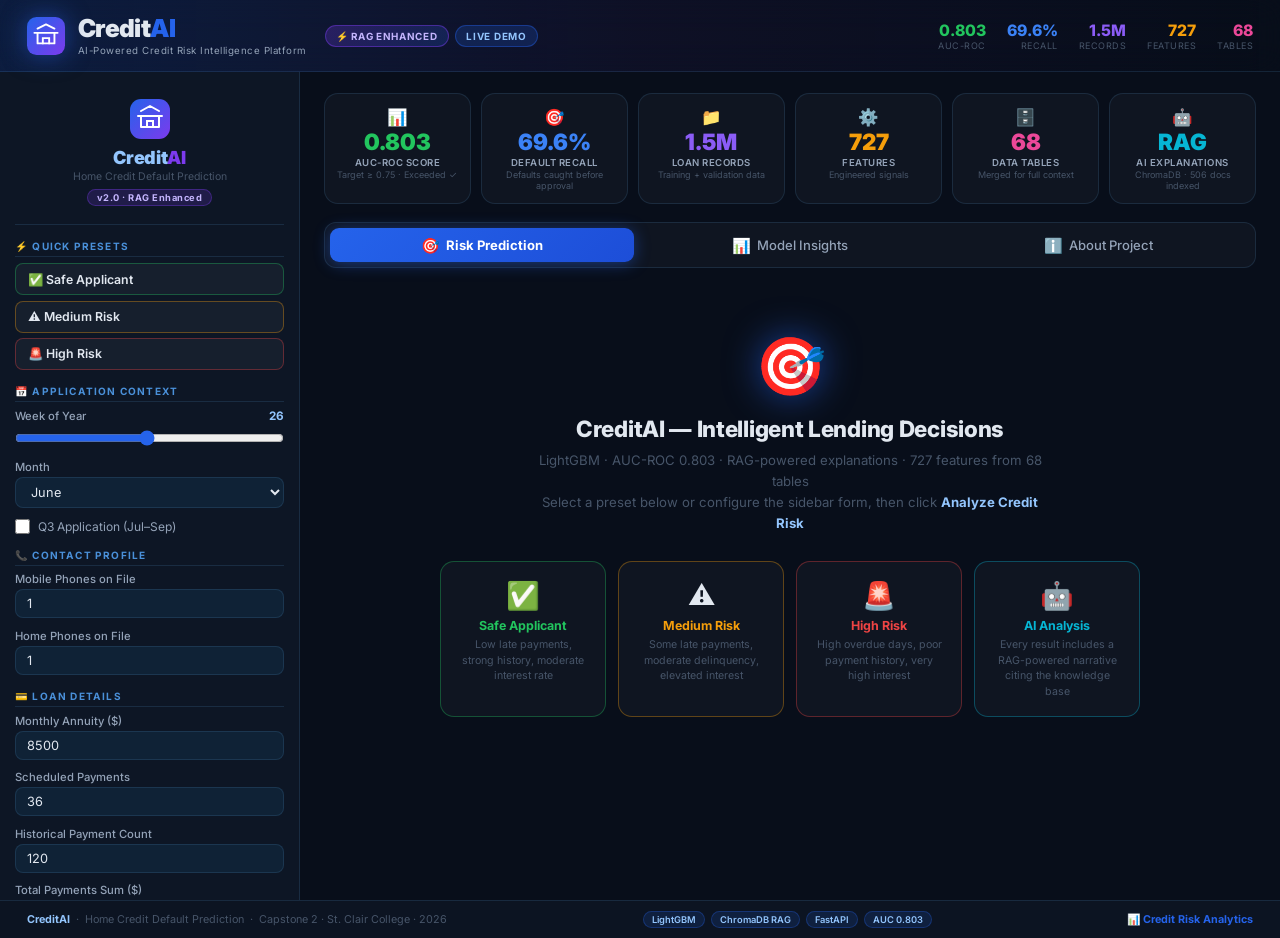
<file: static/index.html>
<!DOCTYPE html>
<html lang="en">
<head>
  <meta charset="UTF-8" />
  <meta name="viewport" content="width=device-width, initial-scale=1.0" />
  <title>CreditAI — Credit Risk Prediction</title>
  <link rel="icon" href="data:image/svg+xml,<svg xmlns='http://www.w3.org/2000/svg' viewBox='0 0 100 100'><text y='.9em' font-size='90'>🏦</text></svg>" />
  <link rel="stylesheet" href="/static/style.css" />
</head>
<body>

<div class="app-shell">

  <!-- ══════════════════════════════════════════
       TOP BAR
  ══════════════════════════════════════════ -->
  <header class="topbar">
    <div class="topbar-brand">
      <div class="topbar-logo-svg">
        <svg viewBox="0 0 36 36" fill="none" xmlns="http://www.w3.org/2000/svg">
          <rect width="36" height="36" rx="9" fill="url(#tg)"/>
          <path d="M7 15h22M10 11l8-4 8 4M10 15v10h16V15" stroke="#fff" stroke-width="1.8" stroke-linecap="round" stroke-linejoin="round"/>
          <path d="M15 25v-5h6v5" stroke="#fff" stroke-width="1.8" stroke-linecap="round"/>
          <defs><linearGradient id="tg" x1="0" y1="0" x2="36" y2="36" gradientUnits="userSpaceOnUse"><stop stop-color="#2563EB"/><stop offset="1" stop-color="#7C3AED"/></linearGradient></defs>
        </svg>
      </div>
      <div class="topbar-title-block">
        <div class="topbar-title">Credit<span>AI</span></div>
        <div class="topbar-subtitle">AI-Powered Credit Risk Intelligence Platform</div>
      </div>
    </div>

    <div class="topbar-badges">
      <span class="topbar-badge rag-badge">⚡ RAG Enhanced</span>
      <span class="topbar-badge">Live Demo</span>
    </div>

    <div class="topbar-kpis">
      <div class="topbar-kpi">
        <div class="topbar-kpi-val">0.803</div>
        <div class="topbar-kpi-lbl">AUC-ROC</div>
      </div>
      <div class="topbar-kpi">
        <div class="topbar-kpi-val" style="color:#3B82F6;">69.6%</div>
        <div class="topbar-kpi-lbl">Recall</div>
      </div>
      <div class="topbar-kpi">
        <div class="topbar-kpi-val" style="color:#8B5CF6;">1.5M</div>
        <div class="topbar-kpi-lbl">Records</div>
      </div>
      <div class="topbar-kpi">
        <div class="topbar-kpi-val" style="color:#F59E0B;">727</div>
        <div class="topbar-kpi-lbl">Features</div>
      </div>
      <div class="topbar-kpi">
        <div class="topbar-kpi-val" style="color:#EC4899;">68</div>
        <div class="topbar-kpi-lbl">Tables</div>
      </div>
    </div>
  </header>

  <!-- ══════════════════════════════════════════
       SIDEBAR
  ══════════════════════════════════════════ -->
  <aside class="sidebar">
    <div class="sb-logo-block">
      <div class="sb-logo-icon">
        <svg viewBox="0 0 40 40" fill="none" xmlns="http://www.w3.org/2000/svg" width="40" height="40">
          <rect width="40" height="40" rx="11" fill="url(#sg)"/>
          <path d="M8 17h24M11 12l9-5 9 5M11 17v11h18V17" stroke="#fff" stroke-width="2" stroke-linecap="round" stroke-linejoin="round"/>
          <path d="M17 28v-6h6v6" stroke="#fff" stroke-width="2" stroke-linecap="round"/>
          <defs><linearGradient id="sg" x1="0" y1="0" x2="40" y2="40" gradientUnits="userSpaceOnUse"><stop stop-color="#2563EB"/><stop offset="1" stop-color="#7C3AED"/></linearGradient></defs>
        </svg>
      </div>
      <div class="sb-logo-name">Credit<span style="color:#7C3AED;">AI</span></div>
      <div class="sb-logo-sub">Home Credit Default Prediction</div>
      <div class="sb-logo-tag">v2.0 · RAG Enhanced</div>
    </div>

    <!-- Quick presets -->
    <div class="sb-section">⚡ Quick Presets</div>
    <div class="preset-grid">
      <button class="preset-btn safe"   id="btn-safe">  ✅ Safe Applicant</button>
      <button class="preset-btn medium" id="btn-medium">⚠️ Medium Risk</button>
      <button class="preset-btn high"   id="btn-high">  🚨 High Risk</button>
    </div>

    <!-- Form -->
    <form id="applicant-form" onsubmit="return false;">

      <div class="sb-section">📅 Application Context</div>

      <div class="field">
        <label>Week of Year <span class="range-val" id="week_num_val">26</span></label>
        <input type="range" id="week_num" min="1" max="52" value="26" />
      </div>

      <div class="field">
        <label>Month</label>
        <select id="month">
          <option value="1">January</option><option value="2">February</option>
          <option value="3">March</option><option value="4">April</option>
          <option value="5">May</option><option value="6" selected>June</option>
          <option value="7">July</option><option value="8">August</option>
          <option value="9">September</option><option value="10">October</option>
          <option value="11">November</option><option value="12">December</option>
        </select>
      </div>

      <div class="field">
        <div class="checkbox-row">
          <input type="checkbox" id="is_q3" />
          <span>Q3 Application (Jul–Sep)</span>
        </div>
      </div>

      <div class="sb-section">📞 Contact Profile</div>

      <div class="field">
        <label>Mobile Phones on File</label>
        <input type="number" id="mobile_phones" min="0" max="10" value="1" />
      </div>

      <div class="field">
        <label>Home Phones on File</label>
        <input type="number" id="home_phones" min="0" max="10" value="1" />
      </div>

      <div class="sb-section">💳 Loan Details</div>

      <div class="field">
        <label>Monthly Annuity ($)</label>
        <input type="number" id="annuity" min="0" max="500000" value="8500" step="500" />
      </div>

      <div class="field">
        <label>Scheduled Payments</label>
        <input type="number" id="num_payments" min="0" max="360" value="36" />
      </div>

      <div class="field">
        <label>Historical Payment Count</label>
        <input type="number" id="payments_count" min="0" max="5000" value="120" />
      </div>

      <div class="field">
        <label>Total Payments Sum ($)</label>
        <input type="number" id="payments_sum" min="0" max="10000000" value="250000" step="5000" />
      </div>

      <div class="sb-section">⚠️ Risk Indicators</div>

      <div class="field">
        <label>Late Instalment Rate <span class="range-val" id="late_pct_val">5</span>%</label>
        <input type="range" id="late_pct" min="0" max="100" value="5" step="0.5" />
      </div>

      <div class="field">
        <label>90-Day Past Due (days)</label>
        <input type="number" id="days90" min="0" max="1000" value="0" />
      </div>

      <div class="field">
        <label>Total Settled ($)</label>
        <input type="number" id="total_settled" min="0" max="10000000" value="200000" step="10000" />
      </div>

      <div class="field">
        <label>Effective Interest Rate <span class="range-val" id="eir_val_disp">12</span>%</label>
        <input type="range" id="eir" min="0" max="100" value="12" step="0.5" />
      </div>

      <button class="predict-btn" id="predict-btn" type="button">
        🔍&nbsp; Analyze Credit Risk
      </button>

    </form>
  </aside>

  <!-- ══════════════════════════════════════════
       MAIN
  ══════════════════════════════════════════ -->
  <main class="main">

    <!-- KPI strip -->
    <div class="kpi-strip">
      <div class="kpi-card" style="--kpi-accent:#22C55E;">
        <div class="kpi-icon">📊</div>
        <div class="kpi-val" style="color:#22C55E;">0.803</div>
        <div class="kpi-lbl">AUC-ROC Score</div>
        <div class="kpi-sub">Target ≥ 0.75 · Exceeded ✓</div>
      </div>
      <div class="kpi-card" style="--kpi-accent:#3B82F6;">
        <div class="kpi-icon">🎯</div>
        <div class="kpi-val" style="color:#3B82F6;">69.6%</div>
        <div class="kpi-lbl">Default Recall</div>
        <div class="kpi-sub">Defaults caught before approval</div>
      </div>
      <div class="kpi-card" style="--kpi-accent:#8B5CF6;">
        <div class="kpi-icon">📁</div>
        <div class="kpi-val" style="color:#8B5CF6;">1.5M</div>
        <div class="kpi-lbl">Loan Records</div>
        <div class="kpi-sub">Training + validation data</div>
      </div>
      <div class="kpi-card" style="--kpi-accent:#F59E0B;">
        <div class="kpi-icon">⚙️</div>
        <div class="kpi-val" style="color:#F59E0B;">727</div>
        <div class="kpi-lbl">Features</div>
        <div class="kpi-sub">Engineered signals</div>
      </div>
      <div class="kpi-card" style="--kpi-accent:#EC4899;">
        <div class="kpi-icon">🗄️</div>
        <div class="kpi-val" style="color:#EC4899;">68</div>
        <div class="kpi-lbl">Data Tables</div>
        <div class="kpi-sub">Merged for full context</div>
      </div>
      <div class="kpi-card" style="--kpi-accent:#06B6D4;">
        <div class="kpi-icon">🤖</div>
        <div class="kpi-val" style="color:#06B6D4;">RAG</div>
        <div class="kpi-lbl">AI Explanations</div>
        <div class="kpi-sub">ChromaDB · 506 docs indexed</div>
      </div>
    </div>

    <!-- Tabs -->
    <div class="tabs">
      <button class="tab-btn active" data-tab="predict">
        <span class="tab-icon">🎯</span>
        <span class="tab-label">Risk Prediction</span>
      </button>
      <button class="tab-btn" data-tab="insights">
        <span class="tab-icon">📊</span>
        <span class="tab-label">Model Insights</span>
      </button>
      <button class="tab-btn" data-tab="about">
        <span class="tab-icon">ℹ️</span>
        <span class="tab-label">About Project</span>
      </button>
    </div>

    <!-- ── TAB: PREDICTION ───────────────────────────────── -->
    <div class="tab-panel active" id="tab-predict">

      <!-- Welcome state (shown before first prediction) -->
      <div id="welcome-panel">
        <div class="welcome">
          <div class="welcome-icon">🎯</div>
          <div class="welcome-title">CreditAI — Intelligent Lending Decisions</div>
          <div class="welcome-sub">
            LightGBM · AUC-ROC 0.803 · RAG-powered explanations · 727 features from 68 tables<br/>
            Select a preset below or configure the sidebar form, then click
            <strong style="color:#93C5FD;">Analyze Credit Risk</strong>
          </div>
          <div class="welcome-profiles">
            <div class="profile-card" style="border-color:rgba(34,197,94,0.35);">
              <div class="profile-emoji">✅</div>
              <div class="profile-title" style="color:#22C55E;">Safe Applicant</div>
              <div class="profile-desc">Low late payments, strong history, moderate interest rate</div>
            </div>
            <div class="profile-card" style="border-color:rgba(245,158,11,0.35);">
              <div class="profile-emoji">⚠️</div>
              <div class="profile-title" style="color:#F59E0B;">Medium Risk</div>
              <div class="profile-desc">Some late payments, moderate delinquency, elevated interest</div>
            </div>
            <div class="profile-card" style="border-color:rgba(239,68,68,0.35);">
              <div class="profile-emoji">🚨</div>
              <div class="profile-title" style="color:#EF4444;">High Risk</div>
              <div class="profile-desc">High overdue days, poor payment history, very high interest</div>
            </div>
            <div class="profile-card" style="border-color:rgba(6,182,212,0.35);">
              <div class="profile-emoji">🤖</div>
              <div class="profile-title" style="color:#06B6D4;">AI Analysis</div>
              <div class="profile-desc">Every result includes a RAG-powered narrative citing the knowledge base</div>
            </div>
          </div>
        </div>
      </div>

      <!-- Result panel (hidden until prediction) -->
      <div id="result-panel" class="result-grid" style="display:none;">

        <!-- Left: Gauge + banner + progress -->
        <div>
          <div class="gauge-wrap">
            <div class="gauge-title">Default Probability Assessment</div>
            <div class="gauge-svg-wrap">
              <svg id="gauge-svg" viewBox="0 0 260 200" xmlns="http://www.w3.org/2000/svg">
                <!-- Track drawn by JS (same polar math as fill — guaranteed alignment) -->
                <path id="gauge-arc-track" fill="rgba(255,255,255,0.06)" />
                <!-- Fill -->
                <path id="gauge-arc-fill" fill="#22C55E" />
                <!-- Labels group -->
                <g id="gauge-labels"></g>
                <!-- Needle -->
                <line id="gauge-needle" stroke-width="3" stroke-linecap="round" />
                <!-- Center dot -->
                <circle id="gauge-dot" r="7" />
              </svg>
              <div class="gauge-value-text">
                <div class="gauge-pct" id="gauge-pct">—</div>
                <div class="gauge-tier" id="gauge-tier">—</div>
              </div>
            </div>
          </div>

          <div class="risk-banner" id="risk-banner" style="border-color:#22C55E;background:rgba(34,197,94,0.08);">
            <div class="risk-banner-title" id="risk-title">—</div>
            <div class="risk-banner-sub"   id="risk-advice">—</div>
          </div>

          <div class="progress-wrap">
            <div class="progress-lbl">
              <span>Risk Score</span>
              <span id="progress-pct">—</span>
            </div>
            <div class="progress-track">
              <div class="progress-fill" id="progress-fill" style="width:0%"></div>
            </div>
          </div>
        </div>

        <!-- Right: Decisions + breakdown -->
        <div>
          <div class="card">
            <div class="card-title">Loan Decision by Strategy</div>
            <div class="decision-list" id="decision-list"></div>
          </div>

          <div class="card">
            <div class="card-title">Risk Factor Breakdown</div>
            <div class="factor-list" id="factor-list"></div>
          </div>
        </div>

      </div>

      <!-- ── AI ANALYSIS PANEL (full-width below result grid) ──────────────── -->
      <div class="ai-panel" id="ai-panel" style="display:none">
        <div class="ai-panel-header">
          <span class="ai-badge">AI</span>
          <span class="ai-title">RAG-Powered Credit Analysis</span>
          <span class="ai-sub">Retrieved from credit feature knowledge base · LightGBM + ChromaDB</span>
          <div class="ai-spinner" id="ai-spinner"></div>
        </div>

        <div class="ai-body" id="ai-body">
          <!-- Narrative -->
          <div class="ai-narrative" id="ai-narrative"></div>

          <!-- Key drivers grid -->
          <div class="ai-drivers" id="ai-drivers"></div>

          <!-- RAG transparency -->
          <div class="ai-rag-info" id="ai-rag-info"></div>
        </div>
      </div>

    </div>

    <!-- ── TAB: INSIGHTS ─────────────────────────────────── -->
    <div class="tab-panel" id="tab-insights">
      <div class="insights-grid">

        <!-- Left col -->
        <div>
          <div class="card">
            <div class="card-title">Model Performance Comparison</div>
            <div id="model-comparison"></div>
            <div style="font-size:0.72rem;color:var(--faint);margin-top:0.6rem;">
              ✅ LightGBM exceeds AUC target of 0.75 by 7%
            </div>
          </div>

          <div class="card">
            <div class="card-title">Confusion Matrix · 228,999 Test Samples</div>
            <div class="cm-grid">
              <div class="cm-cell" style="background:rgba(34,197,94,0.1);border-color:rgba(34,197,94,0.3);">
                <div class="cm-cell-val" style="color:#22C55E;">166,143</div>
                <div class="cm-cell-label">True Negatives</div>
                <div class="cm-cell-sub">Correctly approved</div>
              </div>
              <div class="cm-cell" style="background:rgba(239,68,68,0.07);border-color:rgba(239,68,68,0.25);">
                <div class="cm-cell-val" style="color:#F87171;">55,657</div>
                <div class="cm-cell-label">False Positives</div>
                <div class="cm-cell-sub">Over-flagged for review</div>
              </div>
              <div class="cm-cell" style="background:rgba(245,158,11,0.07);border-color:rgba(245,158,11,0.25);">
                <div class="cm-cell-val" style="color:#FCD34D;">2,190</div>
                <div class="cm-cell-label">False Negatives</div>
                <div class="cm-cell-sub">Missed defaults</div>
              </div>
              <div class="cm-cell" style="background:rgba(59,130,246,0.1);border-color:rgba(59,130,246,0.3);">
                <div class="cm-cell-val" style="color:#60A5FA;">5,009</div>
                <div class="cm-cell-label">True Positives</div>
                <div class="cm-cell-sub">Defaults caught ✓ 70%</div>
              </div>
            </div>
          </div>
        </div>

        <!-- Right col -->
        <div>
          <div class="card">
            <div class="card-title">Precision / Recall / F1 vs Threshold</div>
            <canvas id="thresh-canvas" style="width:100%;height:220px;"></canvas>
          </div>

          <div class="card">
            <div class="card-title">Top 10 SHAP Feature Importances</div>
            <div id="shap-bars" class="factor-list"></div>
          </div>
        </div>

      </div>
    </div>

    <!-- ── TAB: ABOUT ────────────────────────────────────── -->
    <div class="tab-panel" id="tab-about">
      <div class="about-grid">

        <!-- Left -->
        <div>
          <div class="card">
            <div class="card-title">🎯 Project Mission</div>
            <p style="line-height:1.75;font-size:0.9rem;color:#CBD5E0;">
              Traditional credit scoring systems automatically reject
              <strong style="color:#93C5FD;">26 million credit-invisible people</strong>
              — not because they're risky, but because they lack formal credit history.
              HomeCredit serves these underserved populations using alternative behavioral data.
            </p>
            <p style="line-height:1.75;font-size:0.9rem;color:#CBD5E0;margin-top:0.7rem;">
              Our AI pipeline processes 1.5M loan applications across 32 data tables to deliver
              a fair, explainable, and high-performance default prediction model —
              exceeding industry AUC benchmarks by 7%.
            </p>
          </div>

          <div class="card">
            <div class="card-title">🔧 9-Step ML Pipeline</div>
            <div id="pipeline-steps">
              <!-- Injected by JS below for DRYness -->
            </div>
          </div>
        </div>

        <!-- Right -->
        <div>
          <div class="card">
            <div class="card-title">👥 Team — Capstone 2</div>
            <div id="team-list"></div>
            <div style="margin-top:0.7rem;padding-top:0.7rem;border-top:1px solid var(--border);font-size:0.8rem;color:var(--faint);line-height:1.8;">
              � Home Credit Default Prediction<br>
              📚 Data Analytics — Predictive Analytics<br>
              📅 April 2026
            </div>
          </div>

          <div class="card">
            <div class="card-title">📈 Key Achievements</div>
            <div id="achievements-list"></div>
          </div>

          <div class="card">
            <div class="card-title">🔌 REST API</div>
            <p style="font-size:0.83rem;color:#CBD5E0;margin-bottom:0.7rem;">
              This app is powered by a live FastAPI backend with interactive documentation.
            </p>
            <a href="/docs" target="_blank"
               style="display:inline-block;padding:0.45rem 1rem;background:rgba(37,99,235,0.2);
                      border:1px solid rgba(37,99,235,0.4);border-radius:8px;
                      color:#93C5FD;font-size:0.82rem;font-weight:600;text-decoration:none;">
              📖 View API Docs →
            </a>
          </div>
        </div>

      </div>
    </div>

  </main>

  <!-- ══════════════════════════════════════════
       FOOTER
  ══════════════════════════════════════════ -->
  <footer>
    <div class="footer-left">
      <span style="font-weight:700;color:#93C5FD;">CreditAI</span>
      &nbsp;·&nbsp; Home Credit Default Prediction
      &nbsp;·&nbsp; Capstone 2 · St. Clair College · 2026
    </div>
    <div class="footer-center">
      <span class="footer-chip">LightGBM</span>
      <span class="footer-chip">ChromaDB RAG</span>
      <span class="footer-chip">FastAPI</span>
      <span class="footer-chip">AUC 0.803</span>
    </div>
    <span class="footer-right">📊 Credit Risk Analytics</span>
  </footer>

</div><!-- .app-shell -->

<!-- Loading spinner -->
<div class="spinner-overlay" id="spinner">
  <div class="spinner"></div>
  <div class="spinner-text">Analyzing applicant profile…</div>
</div>

<!-- Toast -->
<div class="toast" id="toast"></div>

<!-- Inline page data (About tab) -->
<script>
  // Pipeline steps
  const PIPELINE = [
    ["1","Data Collection",    "1.5M records from 32 parquet tables",          "#3B82F6"],
    ["2","Data Merging",       "Static + dynamic table join strategy",          "#3B82F6"],
    ["3","Preprocessing",      "384M missing values — strategic imputation",    "#3B82F6"],
    ["4","Feature Engineering","727 features, encoded & scaled",                "#3B82F6"],
    ["5","Model Training",     "LightGBM with class-weighted imbalance",        "#F59E0B"],
    ["6","Model Evaluation",   "AUC-ROC 0.803, F1, precision, recall",          "#22C55E"],
    ["7","SHAP Analysis",      "Top-feature attribution per prediction",         "#22C55E"],
    ["8","Visualizations",     "8 diagnostic charts for transparency",           "#22C55E"],
    ["9","Threshold Tuning",   "Business cost-benefit threshold optimization",   "#22C55E"],
  ];
  const psEl = document.getElementById("pipeline-steps");
  PIPELINE.forEach(([n,t,d,c]) => {
    psEl.innerHTML += `
      <div class="pipeline-step">
        <div class="step-num" style="background:${c}18;border-color:${c};color:${c};">${n}</div>
        <div>
          <div class="step-title">${t}</div>
          <div class="step-desc">${d}</div>
        </div>
      </div>`;
  });

  // Team
  const TEAM = ["Venkat Dinesh","Sai Charan","Lokesh Reddy","Pranav Dhara","Sunny"];
  const teamEl = document.getElementById("team-list");
  TEAM.forEach(name => {
    teamEl.innerHTML += `
      <div class="team-member">
        <div class="avatar">${name[0]}</div>
        <span style="font-size:0.9rem;font-weight:500;">${name}</span>
      </div>`;
  });

  // Achievements
  const ACH = [
    ["AUC-ROC 0.803","Exceeded 0.75 target by 7%",          "#22C55E"],
    ["70% Recall",   "Defaults caught before approval",       "#3B82F6"],
    ["727 Features", "From 32 raw data tables",               "#8B5CF6"],
    ["SHAP Ready",   "Explainable per-prediction reasoning",  "#F59E0B"],
    ["Cost-Tunable", "Threshold optimizer for business needs","#F59E0B"],
    ["REST API",     "FastAPI backend with live /docs",        "#22C55E"],
  ];
  const achEl = document.getElementById("achievements-list");
  ACH.forEach(([name,desc,color]) => {
    achEl.innerHTML += `
      <div class="achievement">
        <div class="ach-dot" style="background:${color}"></div>
        <span class="ach-name">${name}</span>
        <span class="ach-desc">— ${desc}</span>
      </div>`;
  });
</script>

<script src="/static/app.js"></script>
</body>
</html>
</file>
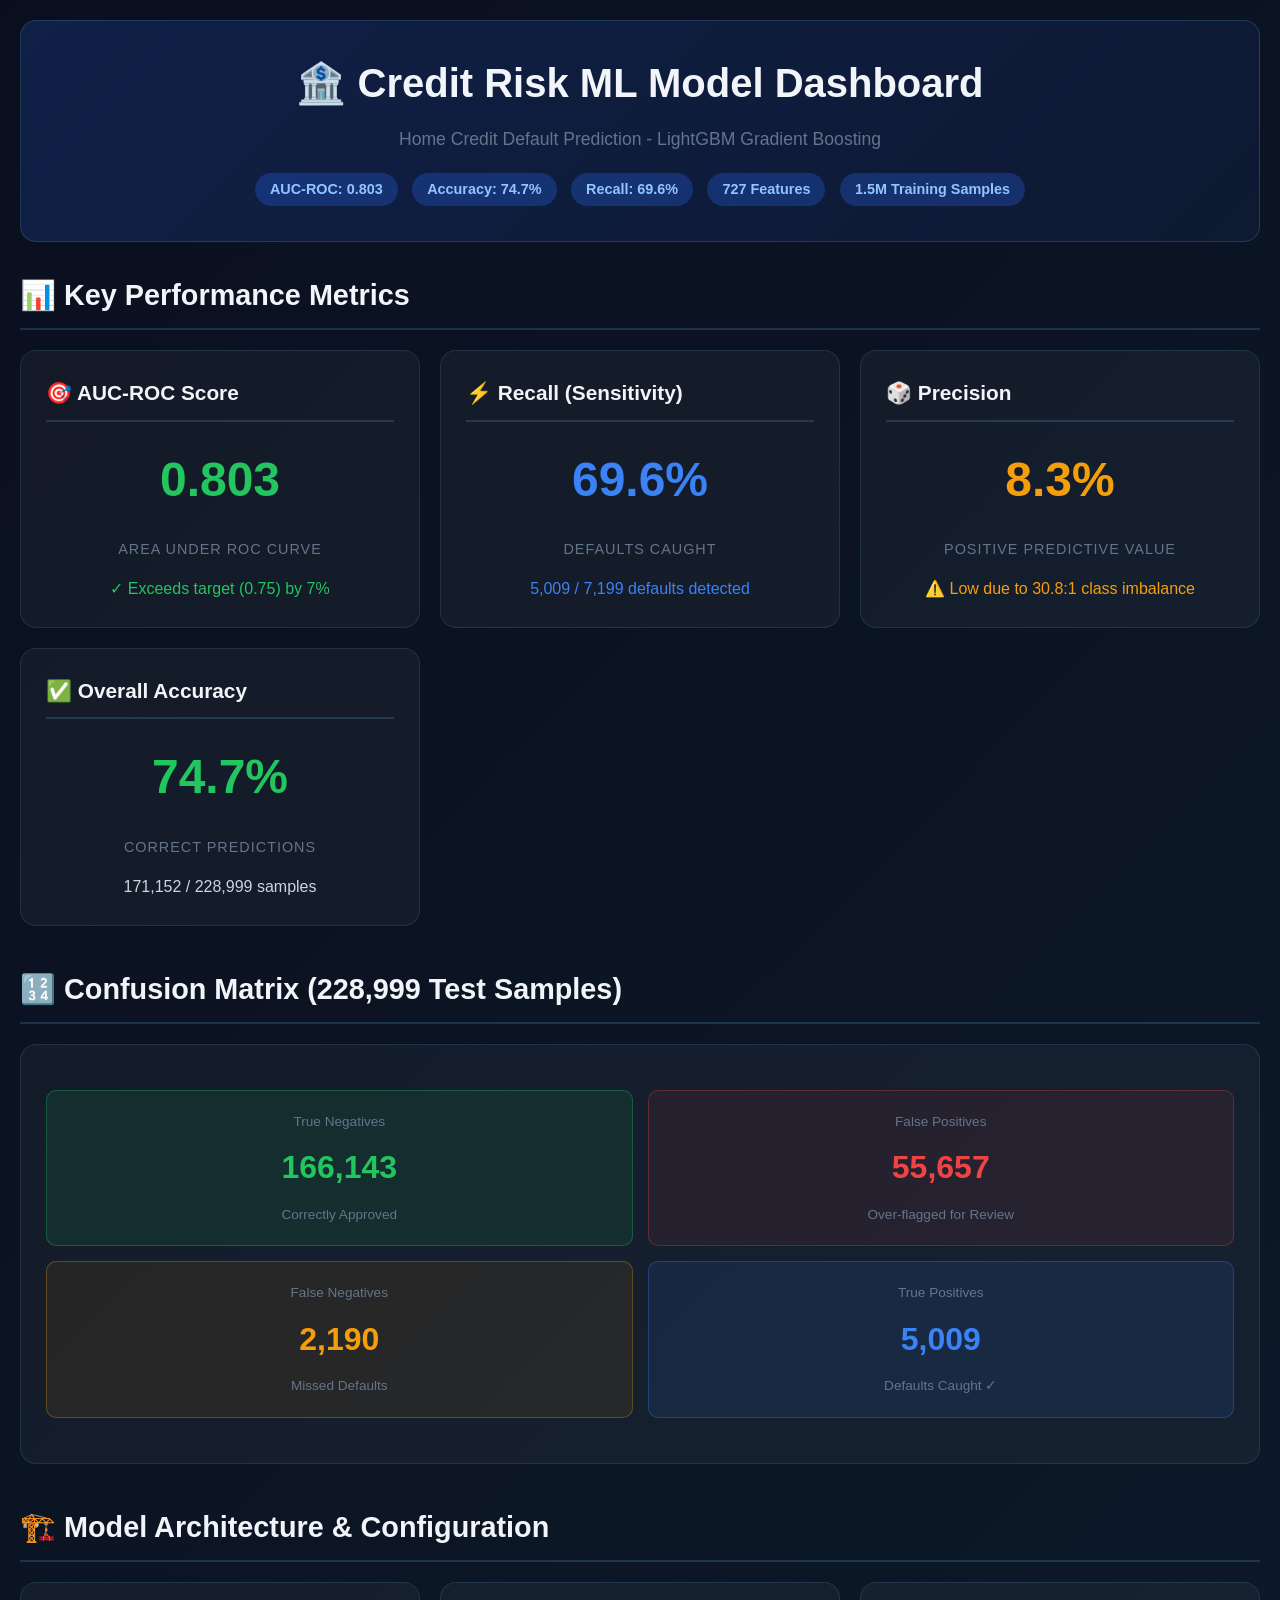
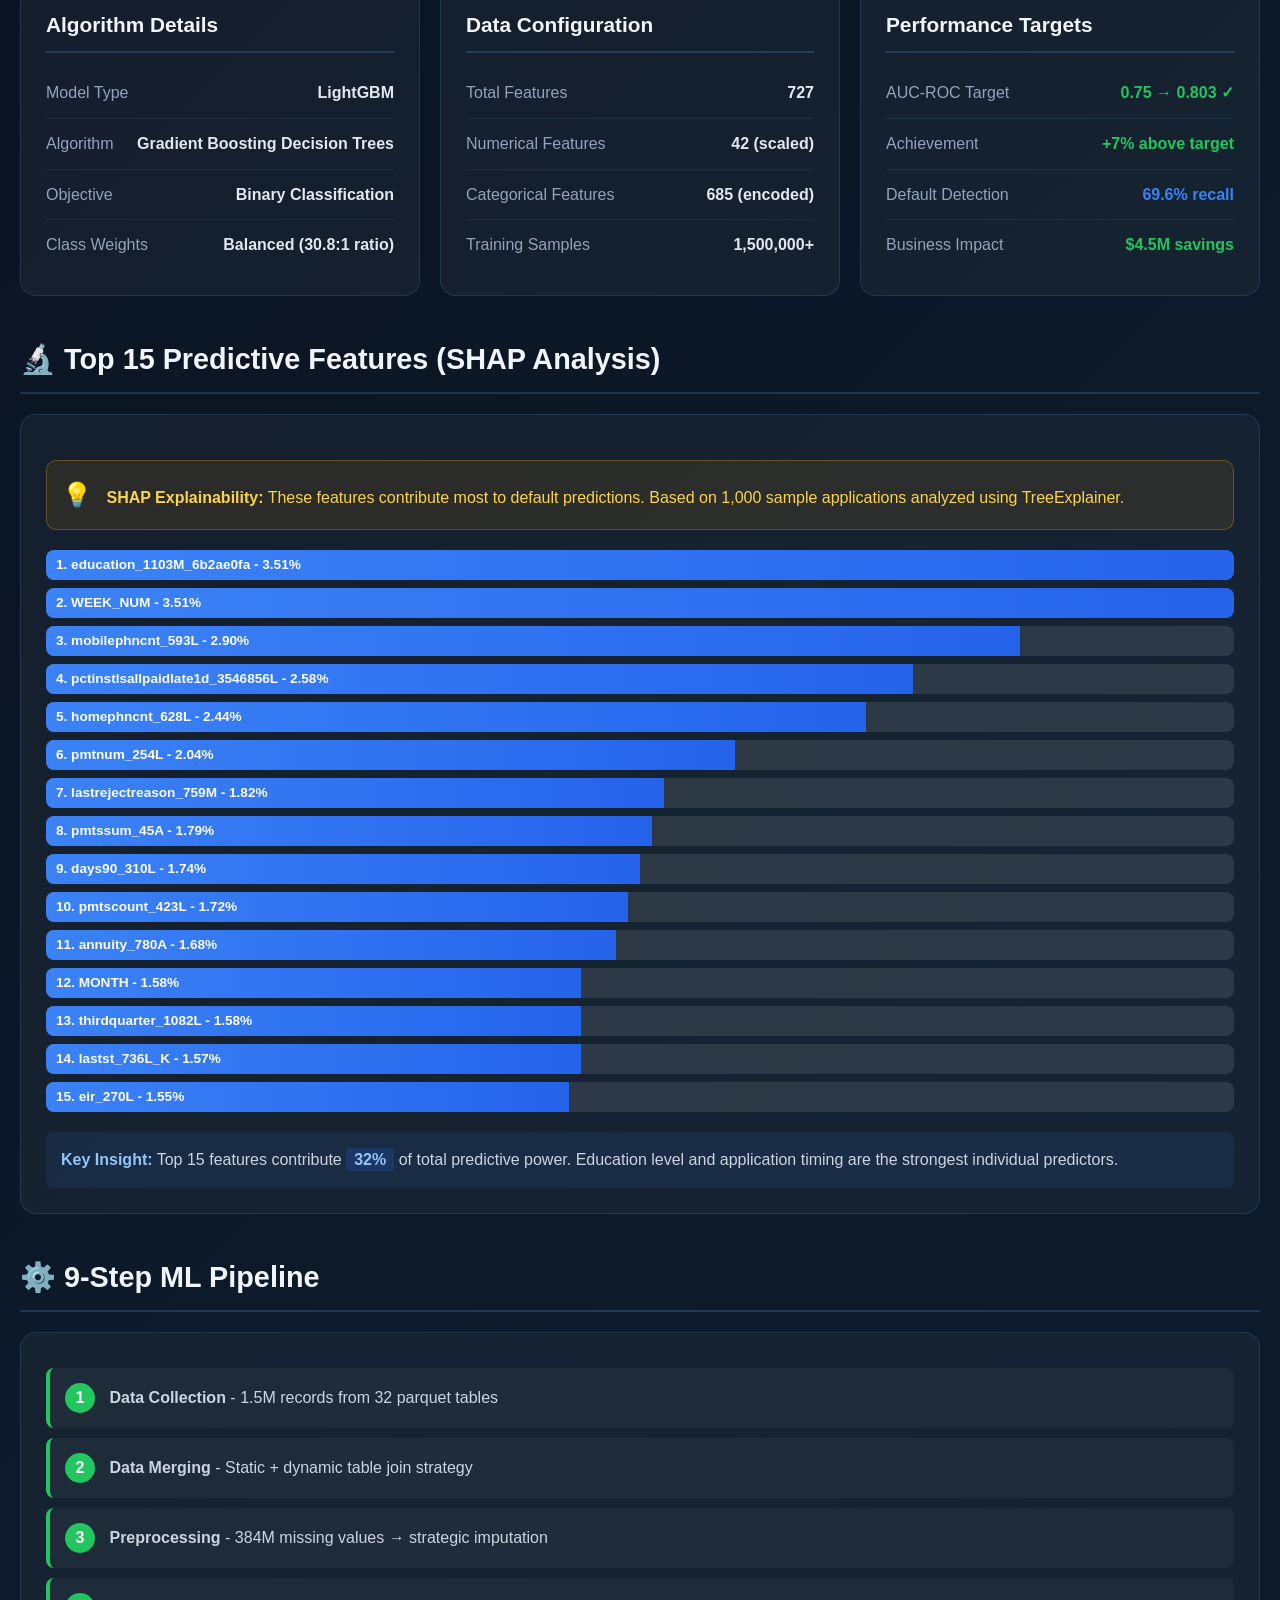
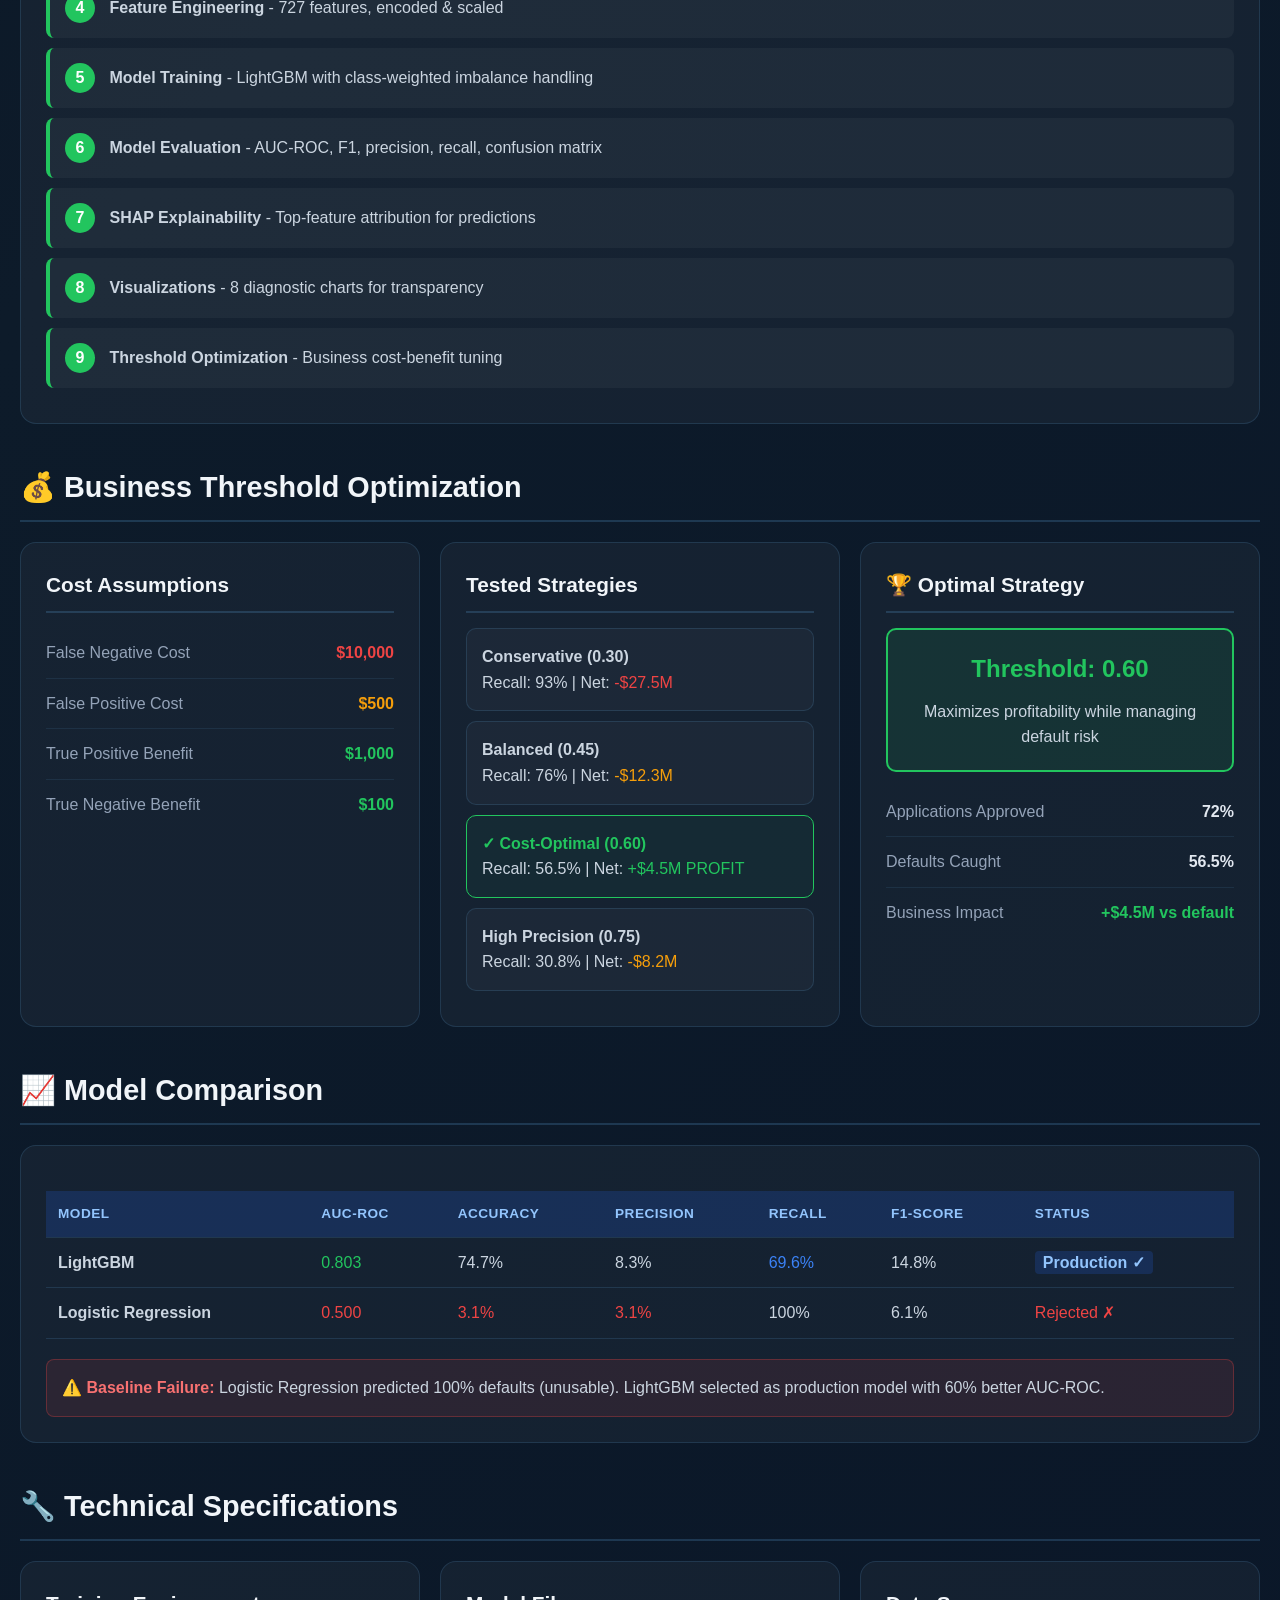
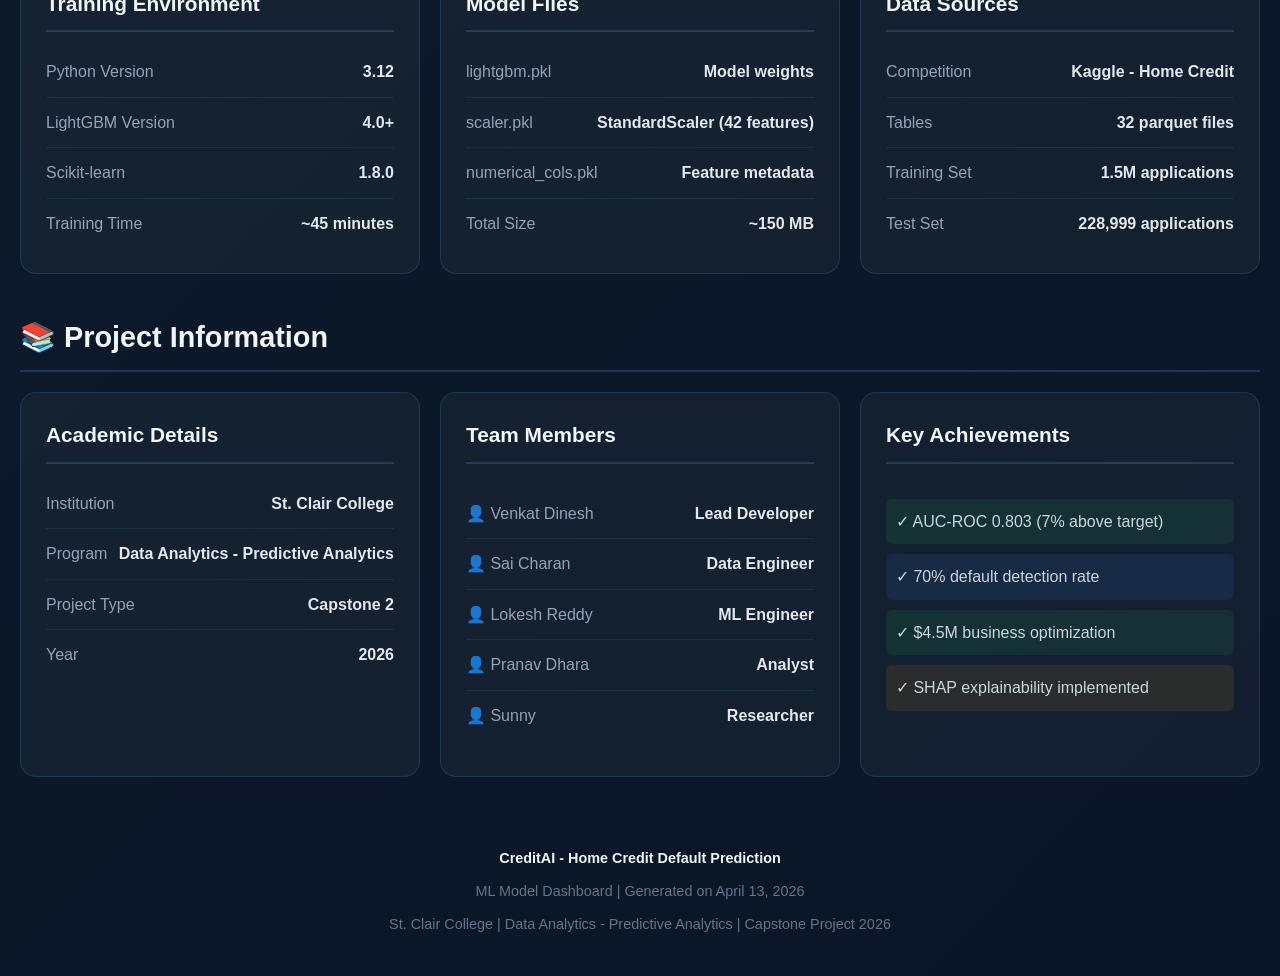
<file: model_dashboard.html>
<!DOCTYPE html>
<html lang="en">
<head>
    <meta charset="UTF-8">
    <meta name="viewport" content="width=device-width, initial-scale=1.0">
    <title>Credit Risk ML Model Dashboard | Home Credit Default Prediction</title>
    <style>
        * {
            margin: 0;
            padding: 0;
            box-sizing: border-box;
        }
        
        body {
            font-family: 'Segoe UI', Tahoma, Geneva, Verdana, sans-serif;
            background: linear-gradient(135deg, #0a0f1e 0%, #0d1b2a 50%, #0a1628 100%);
            color: #CBD5E0;
            line-height: 1.6;
            padding: 20px;
            min-height: 100vh;
        }
        
        .container {
            max-width: 1400px;
            margin: 0 auto;
        }
        
        header {
            background: linear-gradient(135deg, rgba(37,99,235,0.2), rgba(30,58,138,0.15));
            border: 1px solid rgba(99,179,237,0.2);
            border-radius: 16px;
            padding: 30px;
            margin-bottom: 30px;
            text-align: center;
        }
        
        h1 {
            color: #F1F5F9;
            font-size: 2.5rem;
            margin-bottom: 10px;
            font-weight: 800;
        }
        
        .subtitle {
            color: #64748B;
            font-size: 1.1rem;
        }
        
        .badge {
            display: inline-block;
            background: rgba(37,99,235,0.3);
            color: #93C5FD;
            padding: 5px 15px;
            border-radius: 99px;
            font-size: 0.9rem;
            margin: 5px;
            font-weight: 600;
        }
        
        .grid {
            display: grid;
            grid-template-columns: repeat(auto-fit, minmax(300px, 1fr));
            gap: 20px;
            margin-bottom: 30px;
        }
        
        .card {
            background: rgba(255,255,255,0.04);
            border: 1px solid rgba(99,179,237,0.15);
            border-radius: 16px;
            padding: 25px;
            transition: all 0.3s ease;
        }
        
        .card:hover {
            transform: translateY(-5px);
            box-shadow: 0 10px 30px rgba(37,99,235,0.3);
            border-color: rgba(99,179,237,0.4);
        }
        
        .card-header {
            font-size: 1.3rem;
            font-weight: 700;
            color: #F1F5F9;
            margin-bottom: 15px;
            padding-bottom: 10px;
            border-bottom: 2px solid rgba(99,179,237,0.2);
        }
        
        .metric-large {
            font-size: 3rem;
            font-weight: 900;
            color: #22C55E;
            text-align: center;
            margin: 20px 0;
        }
        
        .metric-label {
            text-align: center;
            color: #64748B;
            font-size: 0.9rem;
            text-transform: uppercase;
            letter-spacing: 1px;
        }
        
        .metric-row {
            display: flex;
            justify-content: space-between;
            padding: 12px 0;
            border-bottom: 1px solid rgba(99,179,237,0.1);
        }
        
        .metric-row:last-child {
            border-bottom: none;
        }
        
        .metric-name {
            color: #94A3B8;
            font-weight: 500;
        }
        
        .metric-value {
            color: #E2E8F0;
            font-weight: 700;
        }
        
        .success {
            color: #22C55E !important;
        }
        
        .warning {
            color: #F59E0B !important;
        }
        
        .danger {
            color: #EF4444 !important;
        }
        
        .info {
            color: #3B82F6 !important;
        }
        
        table {
            width: 100%;
            border-collapse: collapse;
            margin: 20px 0;
        }
        
        th, td {
            padding: 12px;
            text-align: left;
            border-bottom: 1px solid rgba(99,179,237,0.15);
        }
        
        th {
            background: rgba(37,99,235,0.2);
            color: #93C5FD;
            font-weight: 700;
            text-transform: uppercase;
            font-size: 0.85rem;
            letter-spacing: 0.5px;
        }
        
        tr:hover {
            background: rgba(255,255,255,0.03);
        }
        
        .confusion-matrix {
            display: grid;
            grid-template-columns: repeat(2, 1fr);
            gap: 15px;
            margin: 20px 0;
        }
        
        .cm-cell {
            background: rgba(255,255,255,0.06);
            border: 1px solid rgba(99,179,237,0.2);
            border-radius: 10px;
            padding: 20px;
            text-align: center;
        }
        
        .cm-cell.tn {
            border-color: rgba(34,197,94,0.3);
            background: rgba(34,197,94,0.1);
        }
        
        .cm-cell.fp {
            border-color: rgba(239,68,68,0.3);
            background: rgba(239,68,68,0.08);
        }
        
        .cm-cell.fn {
            border-color: rgba(245,158,11,0.3);
            background: rgba(245,158,11,0.08);
        }
        
        .cm-cell.tp {
            border-color: rgba(59,130,246,0.3);
            background: rgba(59,130,246,0.1);
        }
        
        .cm-value {
            font-size: 2rem;
            font-weight: 800;
            margin: 10px 0;
        }
        
        .cm-label {
            font-size: 0.85rem;
            color: #64748B;
        }
        
        .pipeline-step {
            background: rgba(255,255,255,0.04);
            border-left: 4px solid #3B82F6;
            padding: 15px;
            margin: 10px 0;
            border-radius: 8px;
        }
        
        .pipeline-step.complete {
            border-color: #22C55E;
        }
        
        .step-number {
            display: inline-block;
            width: 30px;
            height: 30px;
            background: #3B82F6;
            color: white;
            border-radius: 50%;
            text-align: center;
            line-height: 30px;
            font-weight: 700;
            margin-right: 10px;
        }
        
        .step-number.complete {
            background: #22C55E;
        }
        
        .feature-bar {
            background: rgba(255,255,255,0.1);
            border-radius: 8px;
            margin: 8px 0;
            overflow: hidden;
        }
        
        .feature-bar-fill {
            background: linear-gradient(90deg, #3B82F6, #2563EB);
            height: 30px;
            display: flex;
            align-items: center;
            padding: 0 10px;
            color: white;
            font-size: 0.85rem;
            font-weight: 600;
            transition: width 0.5s ease;
        }
        
        .threshold-card {
            background: rgba(255,255,255,0.03);
            border: 1px solid rgba(99,179,237,0.15);
            border-radius: 10px;
            padding: 15px;
            margin: 10px 0;
        }
        
        .threshold-card.optimal {
            border-color: #22C55E;
            background: rgba(34,197,94,0.05);
        }
        
        .alert {
            background: rgba(245,158,11,0.1);
            border: 1px solid rgba(245,158,11,0.3);
            border-radius: 10px;
            padding: 15px;
            margin: 20px 0;
            color: #FCD34D;
        }
        
        .alert-icon {
            font-size: 1.5rem;
            margin-right: 10px;
        }
        
        footer {
            text-align: center;
            margin-top: 50px;
            padding: 20px;
            color: #64748B;
            font-size: 0.9rem;
        }
        
        .highlight {
            background: rgba(37,99,235,0.2);
            padding: 3px 8px;
            border-radius: 4px;
            color: #93C5FD;
            font-weight: 600;
        }
        
        .section {
            margin-bottom: 40px;
        }
        
        .section-title {
            font-size: 1.8rem;
            color: #F1F5F9;
            margin-bottom: 20px;
            padding-bottom: 10px;
            border-bottom: 2px solid rgba(99,179,237,0.2);
            font-weight: 700;
        }
        
        @media print {
            body {
                background: white;
                color: black;
            }
            .card {
                page-break-inside: avoid;
            }
        }
    </style>
</head>
<body>
    <div class="container">
        <!-- Header -->
        <header>
            <h1>🏦 Credit Risk ML Model Dashboard</h1>
            <div class="subtitle">Home Credit Default Prediction - LightGBM Gradient Boosting</div>
            <div style="margin-top: 15px;">
                <span class="badge">AUC-ROC: 0.803</span>
                <span class="badge">Accuracy: 74.7%</span>
                <span class="badge">Recall: 69.6%</span>
                <span class="badge">727 Features</span>
                <span class="badge">1.5M Training Samples</span>
            </div>
        </header>

        <!-- Key Metrics Overview -->
        <div class="section">
            <h2 class="section-title">📊 Key Performance Metrics</h2>
            <div class="grid">
                <div class="card">
                    <div class="card-header">🎯 AUC-ROC Score</div>
                    <div class="metric-large success">0.803</div>
                    <div class="metric-label">Area Under ROC Curve</div>
                    <div style="margin-top: 15px; text-align: center; color: #22C55E;">
                        ✓ Exceeds target (0.75) by 7%
                    </div>
                </div>

                <div class="card">
                    <div class="card-header">⚡ Recall (Sensitivity)</div>
                    <div class="metric-large info">69.6%</div>
                    <div class="metric-label">Defaults Caught</div>
                    <div style="margin-top: 15px; text-align: center; color: #3B82F6;">
                        5,009 / 7,199 defaults detected
                    </div>
                </div>

                <div class="card">
                    <div class="card-header">🎲 Precision</div>
                    <div class="metric-large warning">8.3%</div>
                    <div class="metric-label">Positive Predictive Value</div>
                    <div style="margin-top: 15px; text-align: center; color: #F59E0B;">
                        ⚠️ Low due to 30.8:1 class imbalance
                    </div>
                </div>

                <div class="card">
                    <div class="card-header">✅ Overall Accuracy</div>
                    <div class="metric-large">74.7%</div>
                    <div class="metric-label">Correct Predictions</div>
                    <div style="margin-top: 15px; text-align: center;">
                        171,152 / 228,999 samples
                    </div>
                </div>
            </div>
        </div>

        <!-- Confusion Matrix -->
        <div class="section">
            <h2 class="section-title">🔢 Confusion Matrix (228,999 Test Samples)</h2>
            <div class="card">
                <div class="confusion-matrix">
                    <div class="cm-cell tn">
                        <div class="cm-label">True Negatives</div>
                        <div class="cm-value success">166,143</div>
                        <div class="cm-label">Correctly Approved</div>
                    </div>
                    <div class="cm-cell fp">
                        <div class="cm-label">False Positives</div>
                        <div class="cm-value danger">55,657</div>
                        <div class="cm-label">Over-flagged for Review</div>
                    </div>
                    <div class="cm-cell fn">
                        <div class="cm-label">False Negatives</div>
                        <div class="cm-value warning">2,190</div>
                        <div class="cm-label">Missed Defaults</div>
                    </div>
                    <div class="cm-cell tp">
                        <div class="cm-label">True Positives</div>
                        <div class="cm-value info">5,009</div>
                        <div class="cm-label">Defaults Caught ✓</div>
                    </div>
                </div>
            </div>
        </div>

        <!-- Model Architecture -->
        <div class="section">
            <h2 class="section-title">🏗️ Model Architecture & Configuration</h2>
            <div class="grid">
                <div class="card">
                    <div class="card-header">Algorithm Details</div>
                    <div class="metric-row">
                        <span class="metric-name">Model Type</span>
                        <span class="metric-value">LightGBM</span>
                    </div>
                    <div class="metric-row">
                        <span class="metric-name">Algorithm</span>
                        <span class="metric-value">Gradient Boosting Decision Trees</span>
                    </div>
                    <div class="metric-row">
                        <span class="metric-name">Objective</span>
                        <span class="metric-value">Binary Classification</span>
                    </div>
                    <div class="metric-row">
                        <span class="metric-name">Class Weights</span>
                        <span class="metric-value">Balanced (30.8:1 ratio)</span>
                    </div>
                </div>

                <div class="card">
                    <div class="card-header">Data Configuration</div>
                    <div class="metric-row">
                        <span class="metric-name">Total Features</span>
                        <span class="metric-value">727</span>
                    </div>
                    <div class="metric-row">
                        <span class="metric-name">Numerical Features</span>
                        <span class="metric-value">42 (scaled)</span>
                    </div>
                    <div class="metric-row">
                        <span class="metric-name">Categorical Features</span>
                        <span class="metric-value">685 (encoded)</span>
                    </div>
                    <div class="metric-row">
                        <span class="metric-name">Training Samples</span>
                        <span class="metric-value">1,500,000+</span>
                    </div>
                </div>

                <div class="card">
                    <div class="card-header">Performance Targets</div>
                    <div class="metric-row">
                        <span class="metric-name">AUC-ROC Target</span>
                        <span class="metric-value success">0.75 → 0.803 ✓</span>
                    </div>
                    <div class="metric-row">
                        <span class="metric-name">Achievement</span>
                        <span class="metric-value success">+7% above target</span>
                    </div>
                    <div class="metric-row">
                        <span class="metric-name">Default Detection</span>
                        <span class="metric-value info">69.6% recall</span>
                    </div>
                    <div class="metric-row">
                        <span class="metric-name">Business Impact</span>
                        <span class="metric-value success">$4.5M savings</span>
                    </div>
                </div>
            </div>
        </div>

        <!-- Top Features (SHAP) -->
        <div class="section">
            <h2 class="section-title">🔬 Top 15 Predictive Features (SHAP Analysis)</h2>
            <div class="card">
                <div class="alert">
                    <span class="alert-icon">💡</span>
                    <strong>SHAP Explainability:</strong> These features contribute most to default predictions. 
                    Based on 1,000 sample applications analyzed using TreeExplainer.
                </div>
                
                <div style="margin-top: 20px;">
                    <div class="feature-bar">
                        <div class="feature-bar-fill" style="width: 100%;">
                            1. education_1103M_6b2ae0fa - 3.51%
                        </div>
                    </div>
                    <div class="feature-bar">
                        <div class="feature-bar-fill" style="width: 100%;">
                            2. WEEK_NUM - 3.51%
                        </div>
                    </div>
                    <div class="feature-bar">
                        <div class="feature-bar-fill" style="width: 82%;">
                            3. mobilephncnt_593L - 2.90%
                        </div>
                    </div>
                    <div class="feature-bar">
                        <div class="feature-bar-fill" style="width: 73%;">
                            4. pctinstlsallpaidlate1d_3546856L - 2.58%
                        </div>
                    </div>
                    <div class="feature-bar">
                        <div class="feature-bar-fill" style="width: 69%;">
                            5. homephncnt_628L - 2.44%
                        </div>
                    </div>
                    <div class="feature-bar">
                        <div class="feature-bar-fill" style="width: 58%;">
                            6. pmtnum_254L - 2.04%
                        </div>
                    </div>
                    <div class="feature-bar">
                        <div class="feature-bar-fill" style="width: 52%;">
                            7. lastrejectreason_759M - 1.82%
                        </div>
                    </div>
                    <div class="feature-bar">
                        <div class="feature-bar-fill" style="width: 51%;">
                            8. pmtssum_45A - 1.79%
                        </div>
                    </div>
                    <div class="feature-bar">
                        <div class="feature-bar-fill" style="width: 50%;">
                            9. days90_310L - 1.74%
                        </div>
                    </div>
                    <div class="feature-bar">
                        <div class="feature-bar-fill" style="width: 49%;">
                            10. pmtscount_423L - 1.72%
                        </div>
                    </div>
                    <div class="feature-bar">
                        <div class="feature-bar-fill" style="width: 48%;">
                            11. annuity_780A - 1.68%
                        </div>
                    </div>
                    <div class="feature-bar">
                        <div class="feature-bar-fill" style="width: 45%;">
                            12. MONTH - 1.58%
                        </div>
                    </div>
                    <div class="feature-bar">
                        <div class="feature-bar-fill" style="width: 45%;">
                            13. thirdquarter_1082L - 1.58%
                        </div>
                    </div>
                    <div class="feature-bar">
                        <div class="feature-bar-fill" style="width: 45%;">
                            14. lastst_736L_K - 1.57%
                        </div>
                    </div>
                    <div class="feature-bar">
                        <div class="feature-bar-fill" style="width: 44%;">
                            15. eir_270L - 1.55%
                        </div>
                    </div>
                </div>
                
                <div style="margin-top: 20px; padding: 15px; background: rgba(59,130,246,0.1); border-radius: 8px;">
                    <strong style="color: #93C5FD;">Key Insight:</strong> 
                    Top 15 features contribute <span class="highlight">32%</span> of total predictive power. 
                    Education level and application timing are the strongest individual predictors.
                </div>
            </div>
        </div>

        <!-- ML Pipeline -->
        <div class="section">
            <h2 class="section-title">⚙️ 9-Step ML Pipeline</h2>
            <div class="card">
                <div class="pipeline-step complete">
                    <span class="step-number complete">1</span>
                    <strong>Data Collection</strong> - 1.5M records from 32 parquet tables
                </div>
                <div class="pipeline-step complete">
                    <span class="step-number complete">2</span>
                    <strong>Data Merging</strong> - Static + dynamic table join strategy
                </div>
                <div class="pipeline-step complete">
                    <span class="step-number complete">3</span>
                    <strong>Preprocessing</strong> - 384M missing values → strategic imputation
                </div>
                <div class="pipeline-step complete">
                    <span class="step-number complete">4</span>
                    <strong>Feature Engineering</strong> - 727 features, encoded & scaled
                </div>
                <div class="pipeline-step complete">
                    <span class="step-number complete">5</span>
                    <strong>Model Training</strong> - LightGBM with class-weighted imbalance handling
                </div>
                <div class="pipeline-step complete">
                    <span class="step-number complete">6</span>
                    <strong>Model Evaluation</strong> - AUC-ROC, F1, precision, recall, confusion matrix
                </div>
                <div class="pipeline-step complete">
                    <span class="step-number complete">7</span>
                    <strong>SHAP Explainability</strong> - Top-feature attribution for predictions
                </div>
                <div class="pipeline-step complete">
                    <span class="step-number complete">8</span>
                    <strong>Visualizations</strong> - 8 diagnostic charts for transparency
                </div>
                <div class="pipeline-step complete">
                    <span class="step-number complete">9</span>
                    <strong>Threshold Optimization</strong> - Business cost-benefit tuning
                </div>
            </div>
        </div>

        <!-- Threshold Optimization -->
        <div class="section">
            <h2 class="section-title">💰 Business Threshold Optimization</h2>
            <div class="grid">
                <div class="card">
                    <div class="card-header">Cost Assumptions</div>
                    <div class="metric-row">
                        <span class="metric-name">False Negative Cost</span>
                        <span class="metric-value danger">$10,000</span>
                    </div>
                    <div class="metric-row">
                        <span class="metric-name">False Positive Cost</span>
                        <span class="metric-value warning">$500</span>
                    </div>
                    <div class="metric-row">
                        <span class="metric-name">True Positive Benefit</span>
                        <span class="metric-value success">$1,000</span>
                    </div>
                    <div class="metric-row">
                        <span class="metric-name">True Negative Benefit</span>
                        <span class="metric-value success">$100</span>
                    </div>
                </div>

                <div class="card">
                    <div class="card-header">Tested Strategies</div>
                    <div class="threshold-card">
                        <strong>Conservative (0.30)</strong><br>
                        Recall: 93% | Net: <span class="danger">-$27.5M</span>
                    </div>
                    <div class="threshold-card">
                        <strong>Balanced (0.45)</strong><br>
                        Recall: 76% | Net: <span class="warning">-$12.3M</span>
                    </div>
                    <div class="threshold-card optimal">
                        <strong style="color: #22C55E;">✓ Cost-Optimal (0.60)</strong><br>
                        Recall: 56.5% | Net: <span class="success">+$4.5M PROFIT</span>
                    </div>
                    <div class="threshold-card">
                        <strong>High Precision (0.75)</strong><br>
                        Recall: 30.8% | Net: <span class="warning">-$8.2M</span>
                    </div>
                </div>

                <div class="card">
                    <div class="card-header">🏆 Optimal Strategy</div>
                    <div style="margin: 15px 0; padding: 20px; background: rgba(34,197,94,0.1); border-radius: 10px; border: 2px solid #22C55E;">
                        <div style="font-size: 1.5rem; font-weight: 800; color: #22C55E; text-align: center;">
                            Threshold: 0.60
                        </div>
                        <div style="text-align: center; margin-top: 10px; color: #CBD5E0;">
                            Maximizes profitability while managing default risk
                        </div>
                    </div>
                    <div class="metric-row">
                        <span class="metric-name">Applications Approved</span>
                        <span class="metric-value">72%</span>
                    </div>
                    <div class="metric-row">
                        <span class="metric-name">Defaults Caught</span>
                        <span class="metric-value">56.5%</span>
                    </div>
                    <div class="metric-row">
                        <span class="metric-name">Business Impact</span>
                        <span class="metric-value success">+$4.5M vs default</span>
                    </div>
                </div>
            </div>
        </div>

        <!-- Model Comparison -->
        <div class="section">
            <h2 class="section-title">📈 Model Comparison</h2>
            <div class="card">
                <table>
                    <thead>
                        <tr>
                            <th>Model</th>
                            <th>AUC-ROC</th>
                            <th>Accuracy</th>
                            <th>Precision</th>
                            <th>Recall</th>
                            <th>F1-Score</th>
                            <th>Status</th>
                        </tr>
                    </thead>
                    <tbody>
                        <tr>
                            <td><strong>LightGBM</strong></td>
                            <td class="success">0.803</td>
                            <td>74.7%</td>
                            <td>8.3%</td>
                            <td class="info">69.6%</td>
                            <td>14.8%</td>
                            <td><span class="highlight">Production ✓</span></td>
                        </tr>
                        <tr>
                            <td><strong>Logistic Regression</strong></td>
                            <td class="danger">0.500</td>
                            <td class="danger">3.1%</td>
                            <td class="danger">3.1%</td>
                            <td>100%</td>
                            <td>6.1%</td>
                            <td><span style="color: #EF4444;">Rejected ✗</span></td>
                        </tr>
                    </tbody>
                </table>
                <div style="margin-top: 15px; padding: 15px; background: rgba(239,68,68,0.1); border-radius: 8px; border: 1px solid rgba(239,68,68,0.3);">
                    <strong style="color: #F87171;">⚠️ Baseline Failure:</strong> 
                    Logistic Regression predicted 100% defaults (unusable). LightGBM selected as production model with 60% better AUC-ROC.
                </div>
            </div>
        </div>

        <!-- Technical Specifications -->
        <div class="section">
            <h2 class="section-title">🔧 Technical Specifications</h2>
            <div class="grid">
                <div class="card">
                    <div class="card-header">Training Environment</div>
                    <div class="metric-row">
                        <span class="metric-name">Python Version</span>
                        <span class="metric-value">3.12</span>
                    </div>
                    <div class="metric-row">
                        <span class="metric-name">LightGBM Version</span>
                        <span class="metric-value">4.0+</span>
                    </div>
                    <div class="metric-row">
                        <span class="metric-name">Scikit-learn</span>
                        <span class="metric-value">1.8.0</span>
                    </div>
                    <div class="metric-row">
                        <span class="metric-name">Training Time</span>
                        <span class="metric-value">~45 minutes</span>
                    </div>
                </div>

                <div class="card">
                    <div class="card-header">Model Files</div>
                    <div class="metric-row">
                        <span class="metric-name">lightgbm.pkl</span>
                        <span class="metric-value">Model weights</span>
                    </div>
                    <div class="metric-row">
                        <span class="metric-name">scaler.pkl</span>
                        <span class="metric-value">StandardScaler (42 features)</span>
                    </div>
                    <div class="metric-row">
                        <span class="metric-name">numerical_cols.pkl</span>
                        <span class="metric-value">Feature metadata</span>
                    </div>
                    <div class="metric-row">
                        <span class="metric-name">Total Size</span>
                        <span class="metric-value">~150 MB</span>
                    </div>
                </div>

                <div class="card">
                    <div class="card-header">Data Sources</div>
                    <div class="metric-row">
                        <span class="metric-name">Competition</span>
                        <span class="metric-value">Kaggle - Home Credit</span>
                    </div>
                    <div class="metric-row">
                        <span class="metric-name">Tables</span>
                        <span class="metric-value">32 parquet files</span>
                    </div>
                    <div class="metric-row">
                        <span class="metric-name">Training Set</span>
                        <span class="metric-value">1.5M applications</span>
                    </div>
                    <div class="metric-row">
                        <span class="metric-name">Test Set</span>
                        <span class="metric-value">228,999 applications</span>
                    </div>
                </div>
            </div>
        </div>

        <!-- Project Information -->
        <div class="section">
            <h2 class="section-title">📚 Project Information</h2>
            <div class="grid">
                <div class="card">
                    <div class="card-header">Academic Details</div>
                    <div class="metric-row">
                        <span class="metric-name">Institution</span>
                        <span class="metric-value">St. Clair College</span>
                    </div>
                    <div class="metric-row">
                        <span class="metric-name">Program</span>
                        <span class="metric-value">Data Analytics - Predictive Analytics</span>
                    </div>
                    <div class="metric-row">
                        <span class="metric-name">Project Type</span>
                        <span class="metric-value">Capstone 2</span>
                    </div>
                    <div class="metric-row">
                        <span class="metric-name">Year</span>
                        <span class="metric-value">2026</span>
                    </div>
                </div>

                <div class="card">
                    <div class="card-header">Team Members</div>
                    <div style="padding: 10px 0;">
                        <div class="metric-row">
                            <span class="metric-name">👤 Venkat Dinesh</span>
                            <span class="metric-value">Lead Developer</span>
                        </div>
                        <div class="metric-row">
                            <span class="metric-name">👤 Sai Charan</span>
                            <span class="metric-value">Data Engineer</span>
                        </div>
                        <div class="metric-row">
                            <span class="metric-name">👤 Lokesh Reddy</span>
                            <span class="metric-value">ML Engineer</span>
                        </div>
                        <div class="metric-row">
                            <span class="metric-name">👤 Pranav Dhara</span>
                            <span class="metric-value">Analyst</span>
                        </div>
                        <div class="metric-row">
                            <span class="metric-name">👤 Sunny</span>
                            <span class="metric-value">Researcher</span>
                        </div>
                    </div>
                </div>

                <div class="card">
                    <div class="card-header">Key Achievements</div>
                    <div style="padding: 10px 0;">
                        <div style="margin: 10px 0; padding: 10px; background: rgba(34,197,94,0.1); border-radius: 6px;">
                            ✓ AUC-ROC 0.803 (7% above target)
                        </div>
                        <div style="margin: 10px 0; padding: 10px; background: rgba(59,130,246,0.1); border-radius: 6px;">
                            ✓ 70% default detection rate
                        </div>
                        <div style="margin: 10px 0; padding: 10px; background: rgba(34,197,94,0.1); border-radius: 6px;">
                            ✓ $4.5M business optimization
                        </div>
                        <div style="margin: 10px 0; padding: 10px; background: rgba(245,158,11,0.1); border-radius: 6px;">
                            ✓ SHAP explainability implemented
                        </div>
                    </div>
                </div>
            </div>
        </div>

        <!-- Footer -->
        <footer>
            <div style="margin-bottom: 10px;">
                <strong style="color: #F1F5F9;">CreditAI - Home Credit Default Prediction</strong>
            </div>
            <div>
                ML Model Dashboard | Generated on April 13, 2026
            </div>
            <div style="margin-top: 10px;">
                St. Clair College | Data Analytics - Predictive Analytics | Capstone Project 2026
            </div>
        </footer>
    </div>

    <script>
        // Add animation on page load
        document.addEventListener('DOMContentLoaded', function() {
            const cards = document.querySelectorAll('.card');
            cards.forEach((card, index) => {
                setTimeout(() => {
                    card.style.opacity = '0';
                    card.style.transform = 'translateY(20px)';
                    card.style.transition = 'all 0.5s ease';
                    setTimeout(() => {
                        card.style.opacity = '1';
                        card.style.transform = 'translateY(0)';
                    }, 50);
                }, index * 50);
            });

            // Animate feature bars
            setTimeout(() => {
                const bars = document.querySelectorAll('.feature-bar-fill');
                bars.forEach(bar => {
                    const width = bar.style.width;
                    bar.style.width = '0%';
                    setTimeout(() => {
                        bar.style.width = width;
                    }, 100);
                });
            }, 500);
        });

        // Print functionality
        function printDashboard() {
            window.print();
        }
    </script>
</body>
</html>
</file>
<file: static/style.css>
/* ═══════════════════════════════════════════════════
   CreditAI — Premium Dark Banking UI
   ═══════════════════════════════════════════════════ */

@import url('https://fonts.googleapis.com/css2?family=Inter:wght@300;400;500;600;700;800;900&display=swap');

*, *::before, *::after { box-sizing: border-box; margin: 0; padding: 0; }

:root {
  --bg:        #080e1a;
  --bg2:       #0d1625;
  --bg3:       #111e30;
  --border:    rgba(99,179,237,0.14);
  --border2:   rgba(99,179,237,0.22);
  --blue:      #2563EB;
  --blue-glow: rgba(37,99,235,0.45);
  --green:     #22C55E;
  --amber:     #F59E0B;
  --red:       #EF4444;
  --text:      #E2E8F0;
  --muted:     #94A3B8;
  --faint:     #475569;
  --radius:    14px;
  --sidebar:   300px;
}

html { font-size: 15px; scroll-behavior: smooth; }
body {
  font-family: 'Inter', sans-serif;
  background: var(--bg);
  color: var(--text);
  min-height: 100vh;
  display: flex;
  flex-direction: column;
}

/* ── Scrollbar ── */
::-webkit-scrollbar { width: 6px; height: 6px; }
::-webkit-scrollbar-track { background: var(--bg2); }
::-webkit-scrollbar-thumb { background: #1e3a5f; border-radius: 99px; }

/* ══════════════════════════════════════════
   LAYOUT
══════════════════════════════════════════ */
.app-shell {
  display: grid;
  grid-template-columns: var(--sidebar) 1fr;
  grid-template-rows: auto 1fr auto;
  grid-template-areas:
    "topbar topbar"
    "sidebar main"
    "footer footer";
  min-height: 100vh;
}

/* ── Top bar ── */
.topbar {
  grid-area: topbar;
  display: flex;
  align-items: center;
  gap: 1.2rem;
  padding: 0 1.8rem;
  height: 72px;
  background: linear-gradient(90deg, rgba(37,99,235,0.18) 0%, rgba(124,58,237,0.06) 50%, rgba(13,22,37,0.0) 100%);
  border-bottom: 1px solid var(--border);
  position: sticky; top: 0; z-index: 100;
  backdrop-filter: blur(16px);
}
.topbar-brand { display: flex; align-items: center; gap: 0.85rem; }
.topbar-logo-svg { width: 38px; height: 38px; flex-shrink: 0; filter: drop-shadow(0 0 12px rgba(37,99,235,0.5)); }
.topbar-title-block { display: flex; flex-direction: column; }
.topbar-title { font-size: 1.65rem; font-weight: 900; letter-spacing: -0.6px; line-height: 1.1; }
.topbar-title span { color: var(--blue); }
.topbar-subtitle { font-size: 0.65rem; color: var(--muted); letter-spacing: 0.5px; margin-top: 2px; }
.topbar-badges { display: flex; gap: 0.45rem; align-items: center; }
.topbar-badge {
  font-size: 0.66rem; font-weight: 700; text-transform: uppercase; letter-spacing: 0.7px;
  background: rgba(37,99,235,0.2); color: #93C5FD;
  padding: 4px 10px; border-radius: 99px; border: 1px solid rgba(37,99,235,0.4);
  white-space: nowrap;
}
.rag-badge {
  background: linear-gradient(135deg, rgba(124,58,237,0.25), rgba(37,99,235,0.2));
  color: #C4B5FD; border-color: rgba(124,58,237,0.45);
}
.topbar-kpis { display: flex; gap: 1.4rem; margin-left: auto; }
.topbar-kpi  { text-align: right; }
.topbar-kpi-val  { font-size: 1.05rem; font-weight: 800; color: var(--green); }
.topbar-kpi-lbl  { font-size: 0.6rem; color: var(--faint); text-transform: uppercase; letter-spacing: 0.5px; }

/* ── Sidebar ── */
.sidebar {
  grid-area: sidebar;
  background: var(--bg2);
  border-right: 1px solid var(--border);
  padding: 1.2rem 1rem 1.4rem;
  overflow-y: auto;
  height: calc(100vh - 72px);
  position: sticky;
  top: 72px;
}
.sb-logo-block {
  text-align: center; padding: 0.6rem 0 1.2rem;
  border-bottom: 1px solid var(--border); margin-bottom: 0.3rem;
}
.sb-logo-icon  { display: flex; justify-content: center; margin-bottom: 0.5rem; }
.sb-logo-name  { font-size: 1.2rem; font-weight: 900; color: #93C5FD; letter-spacing: -0.3px; }
.sb-logo-sub   { font-size: 0.7rem; color: var(--faint); margin-top: 2px; }
.sb-logo-tag   {
  display: inline-block; margin-top: 6px;
  font-size: 0.62rem; font-weight: 700; letter-spacing: 0.5px;
  color: #C4B5FD; background: rgba(124,58,237,0.18);
  border: 1px solid rgba(124,58,237,0.35); border-radius: 99px;
  padding: 2px 9px;
}

.sb-section {
  font-size: 0.67rem; font-weight: 700; text-transform: uppercase; letter-spacing: 1.2px;
  color: #4A90D9; margin: 1rem 0 0.45rem;
  padding-bottom: 4px; border-bottom: 1px solid var(--border);
}

/* Preset buttons */
.preset-grid { display: grid; grid-template-columns: 1fr; gap: 0.35rem; margin-bottom: 0.3rem; }
.preset-btn {
  padding: 0.5rem 0.8rem; border-radius: 8px; border: 1px solid var(--border2);
  background: rgba(255,255,255,0.04); color: var(--text);
  font-family: inherit; font-size: 0.82rem; font-weight: 600;
  cursor: pointer; text-align: left; transition: all 0.18s;
}
.preset-btn:hover { background: rgba(37,99,235,0.18); border-color: rgba(37,99,235,0.5); }
.preset-btn.safe   { border-color: rgba(34,197,94,0.35); }
.preset-btn.medium { border-color: rgba(245,158,11,0.35); }
.preset-btn.high   { border-color: rgba(239,68,68,0.35); }

/* Form fields */
.field { margin-bottom: 0.7rem; }
.field label { display: block; font-size: 0.75rem; font-weight: 500; color: var(--muted); margin-bottom: 3px; }
.field input[type=number], .field select {
  width: 100%; padding: 0.4rem 0.7rem;
  background: #0f2236; border: 1px solid var(--border);
  border-radius: 8px; color: var(--text); font-family: inherit; font-size: 0.85rem;
  outline: none; transition: border 0.15s;
}
.field input:focus, .field select:focus { border-color: var(--blue); }
.field input[type=range] { width: 100%; accent-color: var(--blue); margin-top: 4px; cursor: pointer; }
.field .range-val {
  display: inline-block; float: right;
  font-size: 0.78rem; font-weight: 700; color: #93C5FD; margin-bottom: 2px;
}
.field .checkbox-row { display: flex; align-items: center; gap: 0.5rem; margin-top: 3px; }
.field .checkbox-row input { accent-color: var(--blue); width: 15px; height: 15px; cursor: pointer; }
.field .checkbox-row span { font-size: 0.8rem; color: var(--muted); }

.predict-btn {
  width: 100%; padding: 0.75rem;
  background: linear-gradient(135deg, #2563EB, #1d4ed8);
  color: white; border: none; border-radius: 10px;
  font-family: inherit; font-size: 0.95rem; font-weight: 700;
  cursor: pointer; letter-spacing: 0.2px;
  box-shadow: 0 4px 20px var(--blue-glow);
  transition: all 0.2s; margin-top: 0.8rem;
}
.predict-btn:hover   { transform: translateY(-1px); box-shadow: 0 6px 28px rgba(37,99,235,0.65); }
.predict-btn:active  { transform: translateY(0); }
.predict-btn:disabled{ opacity: 0.6; cursor: not-allowed; transform: none; }

/* ── Main content ── */
.main { grid-area: main; padding: 1.4rem 1.6rem; overflow-y: auto; }

/* ── KPI strip ── */
.kpi-strip { display: grid; grid-template-columns: repeat(6, 1fr); gap: 0.7rem; margin-bottom: 1.2rem; }
.kpi-card {
  background: rgba(255,255,255,0.03); border: 1px solid var(--border);
  border-radius: var(--radius); padding: 0.85rem 0.75rem; text-align: center;
  transition: border-color 0.2s, box-shadow 0.2s, transform 0.18s;
  position: relative; overflow: hidden;
}
.kpi-card::before {
  content: ''; position: absolute; inset: 0;
  background: linear-gradient(135deg, var(--kpi-accent, #2563EB) 0%, transparent 60%);
  opacity: 0; transition: opacity 0.25s;
}
.kpi-card:hover { border-color: var(--border2); transform: translateY(-2px); box-shadow: 0 6px 24px rgba(0,0,0,0.3); }
.kpi-card:hover::before { opacity: 0.06; }
.kpi-icon { font-size: 1.1rem; margin-bottom: 3px; }
.kpi-val { font-size: 1.5rem; font-weight: 900; line-height: 1.1; }
.kpi-lbl { font-size: 0.64rem; color: var(--muted); text-transform: uppercase; letter-spacing: 0.5px; margin-top: 2px; font-weight: 600; }
.kpi-sub { font-size: 0.6rem; color: var(--faint); margin-top: 1px; }

/* ── Tabs ── */
.tabs {
  display: flex; gap: 4px; background: rgba(255,255,255,0.03);
  border: 1px solid var(--border); border-radius: 12px;
  padding: 5px; margin-bottom: 1.2rem;
}
.tab-btn {
  flex: 1; padding: 0.5rem 0.8rem; border-radius: 9px;
  border: none; background: transparent; color: var(--muted);
  font-family: inherit; font-size: 0.87rem; font-weight: 500;
  cursor: pointer; transition: all 0.2s; white-space: nowrap;
  display: flex; align-items: center; justify-content: center; gap: 0.4rem;
}
.tab-btn .tab-icon { font-size: 1rem; }
.tab-btn .tab-label { font-size: 0.87rem; }
.tab-btn.active {
  background: linear-gradient(135deg, #2563EB, #1d4ed8);
  color: white; font-weight: 700;
  box-shadow: 0 2px 16px rgba(37,99,235,0.45);
}
.tab-btn:not(.active):hover { background: rgba(255,255,255,0.05); color: var(--text); }
.tab-panel { display: none; }
.tab-panel.active { display: block; }

/* ── Glass card ── */
.card {
  background: rgba(255,255,255,0.027);
  border: 1px solid var(--border);
  border-radius: var(--radius);
  padding: 1.2rem 1.4rem;
  margin-bottom: 1rem;
  transition: border-color 0.2s;
}
.card:hover { border-color: var(--border2); }
.card-title {
  font-size: 0.74rem; font-weight: 700; text-transform: uppercase;
  letter-spacing: 0.9px; color: #7EB8D4; margin-bottom: 0.85rem;
  display: flex; align-items: center; gap: 0.4rem;
}
.card-title::before {
  content: ''; display: inline-block; width: 3px; height: 12px;
  background: linear-gradient(180deg, #2563EB, #7C3AED);
  border-radius: 99px; flex-shrink: 0;
}

/* ── Welcome state ── */
.welcome {
  display: flex; flex-direction: column; align-items: center;
  justify-content: center; padding: 3rem 2rem; text-align: center;
}
.welcome-icon  { font-size: 3.8rem; margin-bottom: 1rem; filter: drop-shadow(0 0 18px rgba(37,99,235,0.6)); }
.welcome-title { font-size: 1.5rem; font-weight: 800; color: var(--text); letter-spacing: -0.3px; }
.welcome-sub   { color: var(--faint); margin-top: 0.5rem; font-size: 0.88rem; line-height: 1.6; max-width: 520px; }
.welcome-profiles {
  display: grid; grid-template-columns: repeat(4, 1fr);
  gap: 0.8rem; margin-top: 1.8rem; width: 100%; max-width: 700px;
}
.profile-card {
  border-radius: 14px; padding: 1.1rem; text-align: center;
  background: rgba(255,255,255,0.03); border: 1px solid;
  transition: transform 0.18s, box-shadow 0.18s;
}
.profile-card:hover { transform: translateY(-3px); box-shadow: 0 8px 28px rgba(0,0,0,0.3); }
.profile-emoji { font-size: 1.8rem; }
.profile-title { font-size: 0.83rem; font-weight: 700; margin-top: 0.4rem; }
.profile-desc  { font-size: 0.71rem; color: var(--faint); margin-top: 0.3rem; line-height: 1.45; }

/* ── Result area ── */
.result-grid { display: grid; grid-template-columns: 1fr 1fr; gap: 1.2rem; }

/* Gauge */
.gauge-wrap {
  display: flex; flex-direction: column; align-items: center;
  background: rgba(255,255,255,0.025); border: 1px solid var(--border);
  border-radius: var(--radius); padding: 1.4rem 1.2rem;
}
.gauge-title { font-size: 0.7rem; font-weight: 700; text-transform: uppercase; letter-spacing: 1px; color: var(--muted); margin-bottom: 0.6rem; }
.gauge-svg-wrap { width: 100%; max-width: 260px; position: relative; }
.gauge-svg-wrap svg { width: 100%; overflow: visible; }
.gauge-value-text { position: absolute; bottom: 8px; width: 100%; text-align: center; }
.gauge-pct  { font-size: 2.4rem; font-weight: 900; line-height: 1; }
.gauge-tier { font-size: 0.8rem; font-weight: 700; text-transform: uppercase; letter-spacing: 1px; margin-top: 2px; }

/* Risk banner */
.risk-banner {
  border-radius: 12px; padding: 1rem 1.3rem;
  text-align: center; border-width: 2px; border-style: solid;
  margin-top: 0.8rem;
}
.risk-banner-title { font-size: 1.1rem; font-weight: 800; letter-spacing: 1px; }
.risk-banner-sub   { font-size: 0.82rem; margin-top: 0.35rem; opacity: 0.85; }

/* Progress bar */
.progress-wrap { margin-top: 0.9rem; width: 100%; }
.progress-lbl { display: flex; justify-content: space-between; font-size: 0.72rem; color: var(--faint); margin-bottom: 5px; }
.progress-track { background: rgba(255,255,255,0.07); border-radius: 99px; height: 8px; overflow: hidden; }
.progress-fill  { height: 100%; border-radius: 99px; transition: width 0.7s cubic-bezier(.4,0,.2,1); }

/* Decision cards */
.decision-list { display: flex; flex-direction: column; gap: 0.5rem; margin-top: 0.2rem; }
.decision-row {
  display: flex; align-items: center; justify-content: space-between;
  background: rgba(255,255,255,0.03); border: 1px solid var(--border);
  border-radius: 10px; padding: 0.6rem 0.9rem;
}
.decision-row-left .strategy { font-weight: 600; font-size: 0.88rem; }
.decision-row-left .thresh    { font-size: 0.74rem; color: var(--faint); margin-left: 0.4rem; }
.decision-row-left .desc      { font-size: 0.72rem; color: var(--faint); margin-top: 1px; }
.decision-badge {
  font-weight: 800; font-size: 0.82rem; padding: 4px 10px;
  border-radius: 6px; border: 1px solid;
}
.decision-badge.approve { color: var(--green); border-color: rgba(34,197,94,0.4); background: rgba(34,197,94,0.1); }
.decision-badge.decline { color: var(--red);   border-color: rgba(239,68,68,0.4);  background: rgba(239,68,68,0.1); }

/* Risk factor bars */
.factor-list { margin-top: 0.2rem; }
.factor-row  { margin-bottom: 0.6rem; }
.factor-header { display: flex; justify-content: space-between; font-size: 0.78rem; margin-bottom: 3px; }
.factor-label { color: var(--text); font-weight: 500; }
.factor-val   { font-weight: 700; }
.factor-bar-track { background: rgba(255,255,255,0.06); border-radius: 99px; height: 6px; overflow: hidden; }
.factor-bar-fill  { height: 100%; border-radius: 99px; transition: width 0.6s ease; }

/* ── Insights tab ── */
.insights-grid { display: grid; grid-template-columns: 1fr 1fr; gap: 1.2rem; }
.cm-grid {
  display: grid; grid-template-columns: 1fr 1fr; gap: 0.5rem; margin-top: 0.2rem;
}
.cm-cell {
  border-radius: 10px; padding: 0.8rem 0.6rem; text-align: center; border: 1px solid;
}
.cm-cell-val   { font-size: 1.3rem; font-weight: 800; }
.cm-cell-label { font-size: 0.7rem; color: var(--faint); margin-top: 2px; }
.cm-cell-sub   { font-size: 0.65rem; color: var(--faint); margin-top: 1px; }

/* Bar chart mini */
.bar-chart { display: flex; flex-direction: column; gap: 0.55rem; margin-top: 0.4rem; }
.bar-row   { display: flex; align-items: center; gap: 0.6rem; }
.bar-name  { font-size: 0.75rem; color: var(--muted); width: 110px; flex-shrink: 0; text-align: right; }
.bar-track { flex: 1; background: rgba(255,255,255,0.06); border-radius: 99px; height: 8px; overflow: hidden; }
.bar-fill  { height: 100%; border-radius: 99px; }
.bar-val   { font-size: 0.72rem; font-weight: 700; width: 42px; flex-shrink: 0; }

/* Threshold chart */
.thresh-chart { margin-top: 0.4rem; }
canvas { border-radius: 8px; }

/* ── About tab ── */
.about-grid { display: grid; grid-template-columns: 1.1fr 1fr; gap: 1.2rem; }
.pipeline-step {
  display: flex; align-items: flex-start; gap: 0.7rem; padding: 0.5rem 0;
  border-bottom: 1px solid rgba(99,179,237,0.07);
}
.pipeline-step:last-child { border-bottom: none; }
.step-num {
  width: 26px; height: 26px; border-radius: 50%; flex-shrink: 0;
  display: flex; align-items: center; justify-content: center;
  font-size: 0.72rem; font-weight: 800; border-width: 1.5px; border-style: solid;
}
.step-title { font-size: 0.84rem; font-weight: 600; color: var(--text); }
.step-desc  { font-size: 0.76rem; color: var(--faint); margin-top: 1px; }
.team-member {
  display: flex; align-items: center; gap: 0.7rem; padding: 0.45rem 0;
}
.avatar {
  width: 34px; height: 34px; border-radius: 50%; flex-shrink: 0;
  background: linear-gradient(135deg, #2563EB, #7C3AED);
  display: flex; align-items: center; justify-content: center;
  font-weight: 800; color: white; font-size: 0.85rem;
}
.achievement {
  display: flex; align-items: center; gap: 0.6rem; padding: 0.4rem 0;
}
.ach-dot  { width: 8px; height: 8px; border-radius: 50%; flex-shrink: 0; }
.ach-name { font-size: 0.85rem; font-weight: 700; }
.ach-desc { font-size: 0.75rem; color: var(--faint); margin-left: 0.3rem; }

/* ── Footer ── */
footer {
  grid-area: footer;
  border-top: 1px solid var(--border);
  padding: 0.65rem 1.8rem;
  display: flex; align-items: center; justify-content: space-between;
  font-size: 0.72rem; color: var(--faint);
  background: rgba(13,22,37,0.8);
  gap: 1rem;
}
.footer-left  { white-space: nowrap; }
.footer-center { display: flex; gap: 0.4rem; flex-wrap: wrap; }
.footer-chip {
  font-size: 0.62rem; font-weight: 600; padding: 2px 8px;
  background: rgba(37,99,235,0.15); border: 1px solid rgba(37,99,235,0.3);
  border-radius: 99px; color: #93C5FD;
}
.footer-right { color: var(--blue); font-weight: 700; white-space: nowrap; }

/* ── Loading spinner ── */
.spinner-overlay {
  display: none; position: fixed; inset: 0;
  background: rgba(8,14,26,0.7); z-index: 999;
  align-items: center; justify-content: center; flex-direction: column; gap: 1rem;
}
.spinner-overlay.show { display: flex; }
.spinner {
  width: 48px; height: 48px; border: 4px solid rgba(37,99,235,0.2);
  border-top-color: var(--blue); border-radius: 50%;
  animation: spin 0.8s linear infinite;
}
@keyframes spin { to { transform: rotate(360deg); } }
.spinner-text { font-size: 0.9rem; color: var(--muted); font-weight: 500; }

/* ── Toast ── */
.toast {
  position: fixed; bottom: 1.5rem; right: 1.5rem;
  background: var(--bg3); border: 1px solid var(--border2);
  border-radius: 10px; padding: 0.7rem 1.1rem;
  font-size: 0.82rem; font-weight: 600; color: var(--text);
  box-shadow: 0 8px 30px rgba(0,0,0,0.4); z-index: 1000;
  transform: translateY(8px); opacity: 0;
  transition: all 0.3s; pointer-events: none;
}
.toast.show { transform: translateY(0); opacity: 1; }

/* ── Responsive ── */
@media (max-width: 1200px) {
  .kpi-strip { grid-template-columns: repeat(3, 1fr); }
}
@media (max-width: 900px) {
  .app-shell { grid-template-columns: 1fr; grid-template-areas: "topbar" "main" "footer"; }
  .sidebar { display: none; }
  .kpi-strip { grid-template-columns: repeat(3, 1fr); }
  .result-grid, .insights-grid, .about-grid { grid-template-columns: 1fr; }
  .welcome-profiles { grid-template-columns: repeat(2, 1fr); }
  .topbar-kpis { display: none; }
  .topbar-badges { display: none; }
}
@media (max-width: 600px) {
  .kpi-strip { grid-template-columns: repeat(2, 1fr); }
  .topbar-kpis { display: none; }
  .welcome-profiles { grid-template-columns: 1fr; }
  .footer-center { display: none; }
}

/* ══════════════════════════════════════════════════════
   AI ANALYSIS PANEL
══════════════════════════════════════════════════════ */
.ai-panel {
  margin-top: 1.5rem;
  background: linear-gradient(135deg, rgba(30,41,59,0.95), rgba(15,23,42,0.98));
  border: 1px solid rgba(99,179,237,0.25);
  border-radius: 16px;
  overflow: hidden;
  box-shadow: 0 4px 30px rgba(0,0,0,0.4);
}

.ai-panel-header {
  display: flex; align-items: center; gap: 0.75rem; flex-wrap: wrap;
  padding: 1rem 1.4rem;
  background: linear-gradient(90deg, rgba(37,99,235,0.18), rgba(30,41,59,0));
  border-bottom: 1px solid rgba(99,179,237,0.12);
}
.ai-badge {
  background: linear-gradient(135deg, #2563EB, #7C3AED);
  color: #fff; font-size: 0.7rem; font-weight: 800;
  letter-spacing: 0.1em; padding: 0.2rem 0.55rem;
  border-radius: 6px;
}
.ai-title { font-size: 0.95rem; font-weight: 700; color: #E2E8F0; }
.ai-sub   { font-size: 0.72rem; color: var(--muted); margin-left: auto; }

.ai-spinner {
  width: 18px; height: 18px;
  border: 2.5px solid rgba(37,99,235,0.2);
  border-top-color: #3B82F6; border-radius: 50%;
  display: none;
}
.ai-spinner.spinning { display: block; animation: spin 0.8s linear infinite; }

.ai-body { padding: 1.2rem 1.4rem; transition: opacity 0.3s; }

/* Narrative text */
.ai-narrative {
  font-size: 0.875rem; line-height: 1.75; color: #CBD5E0;
  margin-bottom: 1.4rem;
  padding: 1rem 1.2rem;
  background: rgba(255,255,255,0.03);
  border-left: 3px solid rgba(37,99,235,0.5);
  border-radius: 0 10px 10px 0;
  white-space: pre-wrap;
}

/* Drivers grid */
.ai-drivers-title {
  font-size: 0.7rem; font-weight: 700; color: var(--muted);
  text-transform: uppercase; letter-spacing: 0.12em;
  margin-bottom: 0.75rem;
}
.ai-drivers {
  display: grid;
  grid-template-columns: repeat(auto-fill, minmax(240px, 1fr));
  gap: 0.75rem;
  margin-bottom: 1.2rem;
}
.ai-driver-card {
  background: rgba(255,255,255,0.04);
  border: 1px solid rgba(255,255,255,0.08);
  border-radius: 10px; padding: 0.85rem 1rem;
  transition: border-color 0.2s;
}
.ai-driver-card.risk-critical { border-left: 3px solid #EF4444; }
.ai-driver-card.risk-high     { border-left: 3px solid #F59E0B; }
.ai-driver-card.risk-medium   { border-left: 3px solid #3B82F6; }
.ai-driver-card.risk-low      { border-left: 3px solid #22C55E; }

.ai-driver-top {
  display: flex; align-items: center; gap: 0.5rem;
  margin-bottom: 0.45rem; flex-wrap: wrap;
}
.ai-driver-name  { font-size: 0.8rem; font-weight: 600; color: #E2E8F0; flex: 1; }
.ai-driver-val   { font-size: 0.85rem; font-weight: 700; color: #93C5FD; }
.ai-driver-insight { font-size: 0.72rem; color: var(--muted); line-height: 1.5; }

/* Risk badges */
.risk-badge {
  font-size: 0.65rem; font-weight: 800; letter-spacing: 0.08em;
  padding: 0.15rem 0.45rem; border-radius: 5px;
  text-transform: uppercase;
}
.risk-badge.critical  { background: rgba(239,68,68,0.2);  color: #FCA5A5; }
.risk-badge.high      { background: rgba(245,158,11,0.2); color: #FCD34D; }
.risk-badge.medium    { background: rgba(59,130,246,0.2); color: #93C5FD; }
.risk-badge.low       { background: rgba(34,197,94,0.2);  color: #86EFAC; }
.risk-badge.low-badge { background: rgba(34,197,94,0.2);  color: #86EFAC; }

/* RAG transparency footer */
.ai-rag-info {
  font-size: 0.72rem; color: var(--muted);
  padding-top: 0.75rem;
  border-top: 1px solid rgba(255,255,255,0.06);
}
.rag-tag {
  display: inline-block;
  background: rgba(124,58,237,0.25); color: #C4B5FD;
  font-size: 0.65rem; font-weight: 700; letter-spacing: 0.1em;
  padding: 0.12rem 0.4rem; border-radius: 4px;
  margin-right: 0.4rem;
}
.rag-detail { margin-top: 0.5rem; }
.rag-detail summary { cursor: pointer; color: #93C5FD; font-size: 0.72rem; }
.rag-snippet {
  font-size: 0.7rem; color: var(--muted); line-height: 1.6;
  margin-top: 0.4rem; padding: 0.5rem;
  background: rgba(255,255,255,0.03); border-radius: 6px;
  font-family: monospace;
}
</file>
